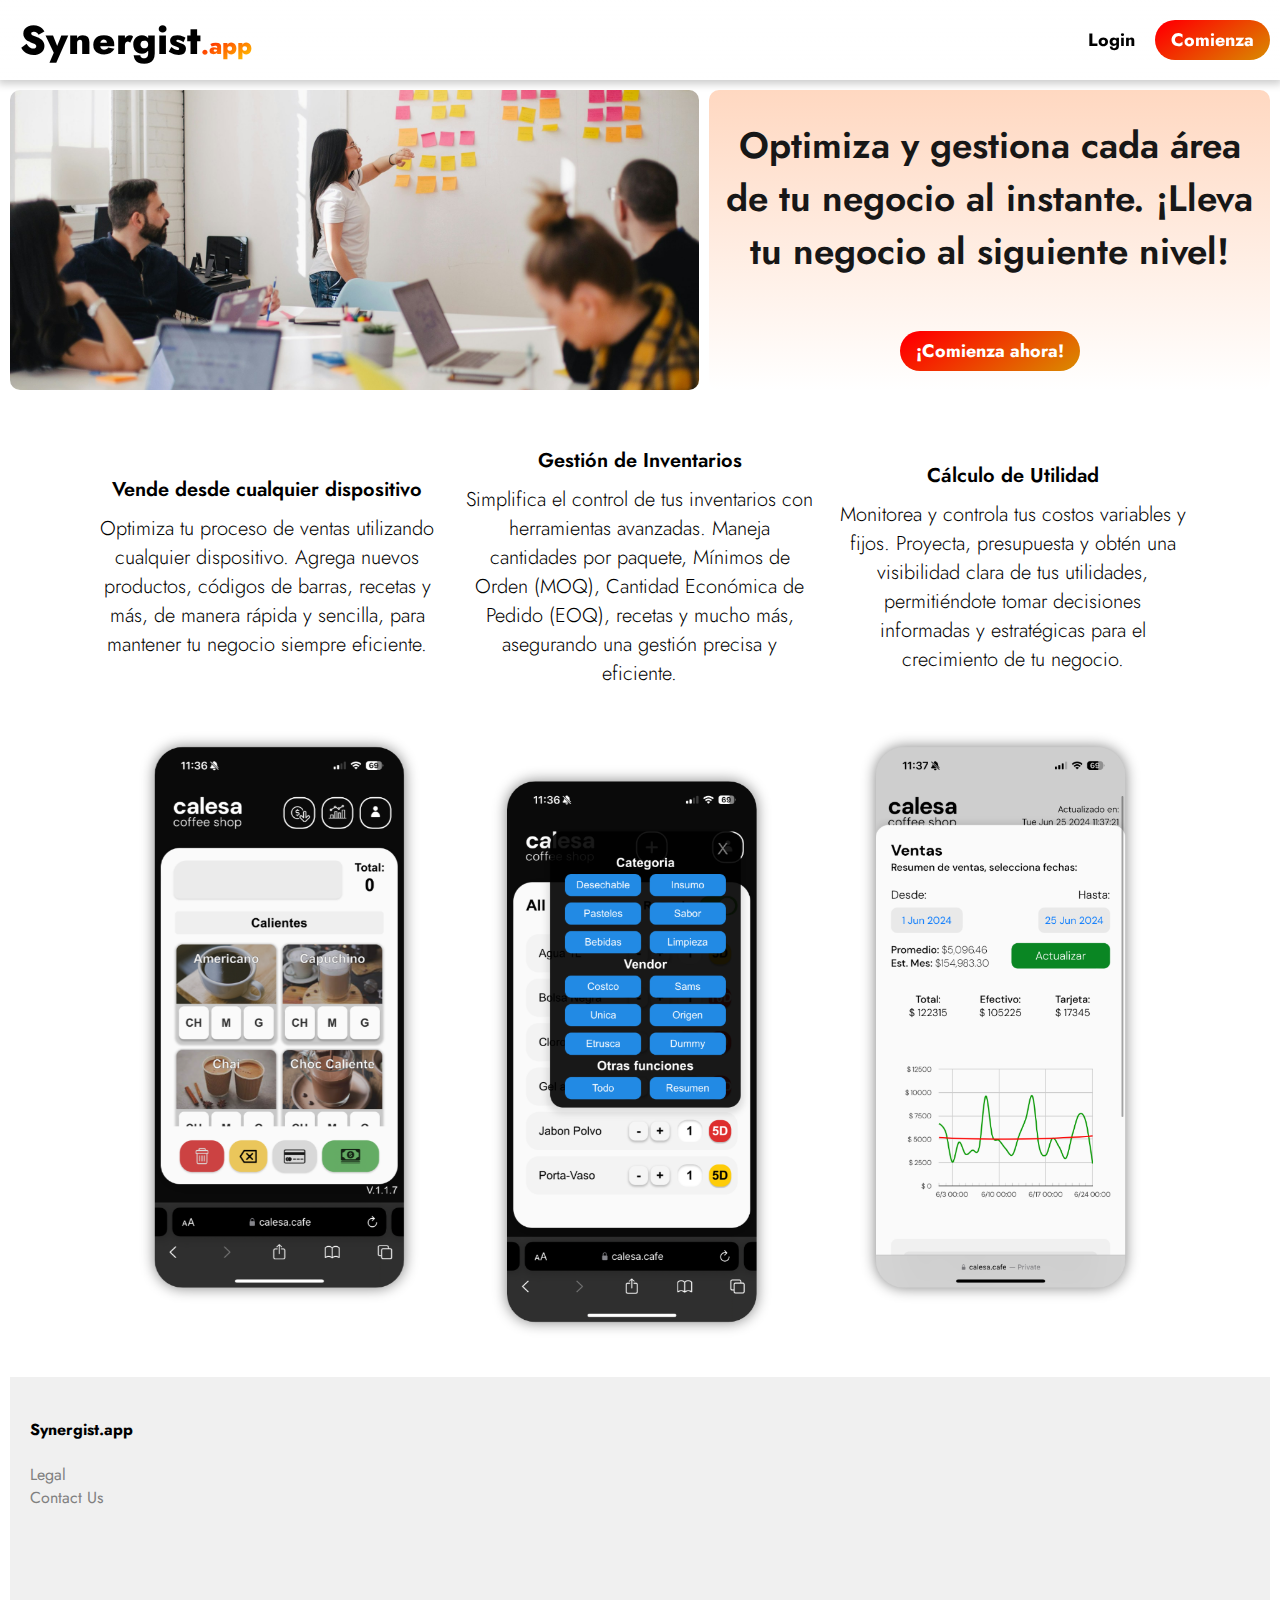
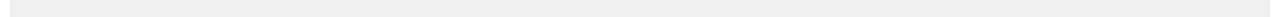
<file: index.html>
<!DOCTYPE html>
<html lang="en">
<head>
    <meta charset="UTF-8">
    <meta name="viewport" content="width=device-width, initial-scale=1.0">
    <title>Synergist Landing Page</title>
    <meta name="description" content="Optimiza tu negocio con Synergist: gestión eficiente de ventas e inventarios desde cualquier dispositivo. Controla costos, proyecta utilidades y toma decisiones estratégicas. ¡Lleva tu negocio al siguiente nivel! Comienza ahora.">
    <meta name="keywords" content="gestión de negocios, optimización de ventas, gestión de inventarios, control de costos, cálculo de utilidades, Synergist, software de negocios, ventas móviles, eficiencia empresarial, herramientas de gestión, crecimiento empresarial">

    <link rel="stylesheet" href="LP.css">

    <link rel="preconnect" href="https://fonts.googleapis.com">
<link rel="preconnect" href="https://fonts.gstatic.com" crossorigin>
<link href="https://fonts.googleapis.com/css2?family=Jost:ital,wght@0,100..900;1,100..900&display=swap" rel="stylesheet">

</head>
<body>
    <div class="header-nav">
        <div class="header-nav-logo" style="width: 20%;" onclick="location.href = 'index.html'">
            <h1 class="logo-text">Synergist<span class="tld">.app</span></h1>
        </div>

        <div style="width: 80%; display: flex; justify-content: flex-end; padding: 0px; height: 90px;">
        
            <button class="login-register" onclick="location.href = 'login.html'" style="padding: 0; background: rgba(0, 0, 0, 0);">Login</button>
            <button  class="login-register" onclick="location.href = 'register.html'" style="color: white;">Comienza</button>
        </div>
    </div>

    <div style="height: 80px; box-shadow: 0px 2px 8px 2px rgba(0, 0, 0, 0.2); background-color: white;">
    </div>
    
    <div class="marquee" style="display: flex; flex-wrap: wrap; gap: 10px; align-items: center; text-align: center; justify-content: center;">
        <div style="width: 50vw; min-width: 300px; flex-grow: 1; height: 100%;">
            <img src="marquee4.jpg" height="100%" width="100%" style="object-fit: cover; border-radius: 10px;">
        </div>

        <div style="width: 40vw; max-width: 600px; height: 70vw; max-height: 100%; border-radius: 10px; display: flex; flex-direction: column; align-items: center; justify-content: center; 
        background: linear-gradient(0deg, rgb(210, 210, 210) 0%, rgba(255, 255, 255, 0) 100%); 
        background: -webkit-linear-gradient(90deg, rgba(210, 210, 210,0) 0%, rgb(255, 216, 193) 100%); 
        flex-grow: 1;">
            <h2 style="color: rgb(23, 23, 23); margin: 10px; margin-top: 30px; font-weight: 600; font-size: clamp(1.5rem, -3rem + 7vw, 2.3rem);">
            Optimiza y gestiona cada área de tu negocio al instante. ¡Lleva tu negocio al siguiente nivel!
            </h2>
            <br>
            <div style="height: 30%;">
                <button  class="login-register" onclick="location.href = 'register.html'" style="color: white; margin: 20px;">
                    ¡Comienza ahora!
                </button>
            </div>
            
        </div>   

        <div style="display: flex; flex-wrap: wrap;">
            
    
            <div class="multi-rtb" style="width: 60%; flex-grow: 1; height: 30vw; border-radius: 10px; background-color: #d4d4d400; display: flex; flex-direction: row; align-items: center; justify-content: center; flex-wrap: wrap; height: auto; padding-bottom: 30px; gap: 20px; margin-top: 36px;">
                <div style="width: 28%; min-width: 250px; text-align: center;">
                    <h3>Vende desde cualquier dispositivo</h3>
                    <h5>Optimiza tu proceso de ventas utilizando cualquier dispositivo. Agrega nuevos productos, códigos de barras, recetas y más, de manera rápida y sencilla, para mantener tu negocio siempre eficiente.
                    </h5>
                </div>
                <div style="width: 28%; min-width: 250px; text-align: center;">                
                    <h3>Gestión de Inventarios</h3>
                    <h5>Simplifica el control de tus inventarios con herramientas avanzadas. Maneja cantidades por paquete, Mínimos de Orden (MOQ), Cantidad Económica de Pedido (EOQ), recetas y mucho más, asegurando una gestión precisa y eficiente.</h5>
                </div>
                <div style="width: 28%; min-width: 250px; text-align: center;">               
                    <h3>Cálculo de Utilidad</h3>
                    <h5>Monitorea y controla tus costos variables y fijos. Proyecta, presupuesta y obtén una visibilidad clara de tus utilidades, permitiéndote tomar decisiones informadas y estratégicas para el crecimiento de tu negocio.</h5>
                </div>
    
            </div>

            
        </div>

        <div style="text-align: center; width: 40%; flex-grow: 1;">
            <img src="phonescreens.png" alt="" style="width: 80%; min-width: 350px;">
        </div>
        
        <div style="width: 100vw; height: 200px; background-color: rgb(240, 240, 240); margin-top: 20px; text-align: left; padding: 20px">
        <h4>Synergist.app </h4>
  
        <a href="">Legal</a> 
        <a href="">Contact Us</a> 

        </div>
    </div>
    
</body>

</html>
</file>
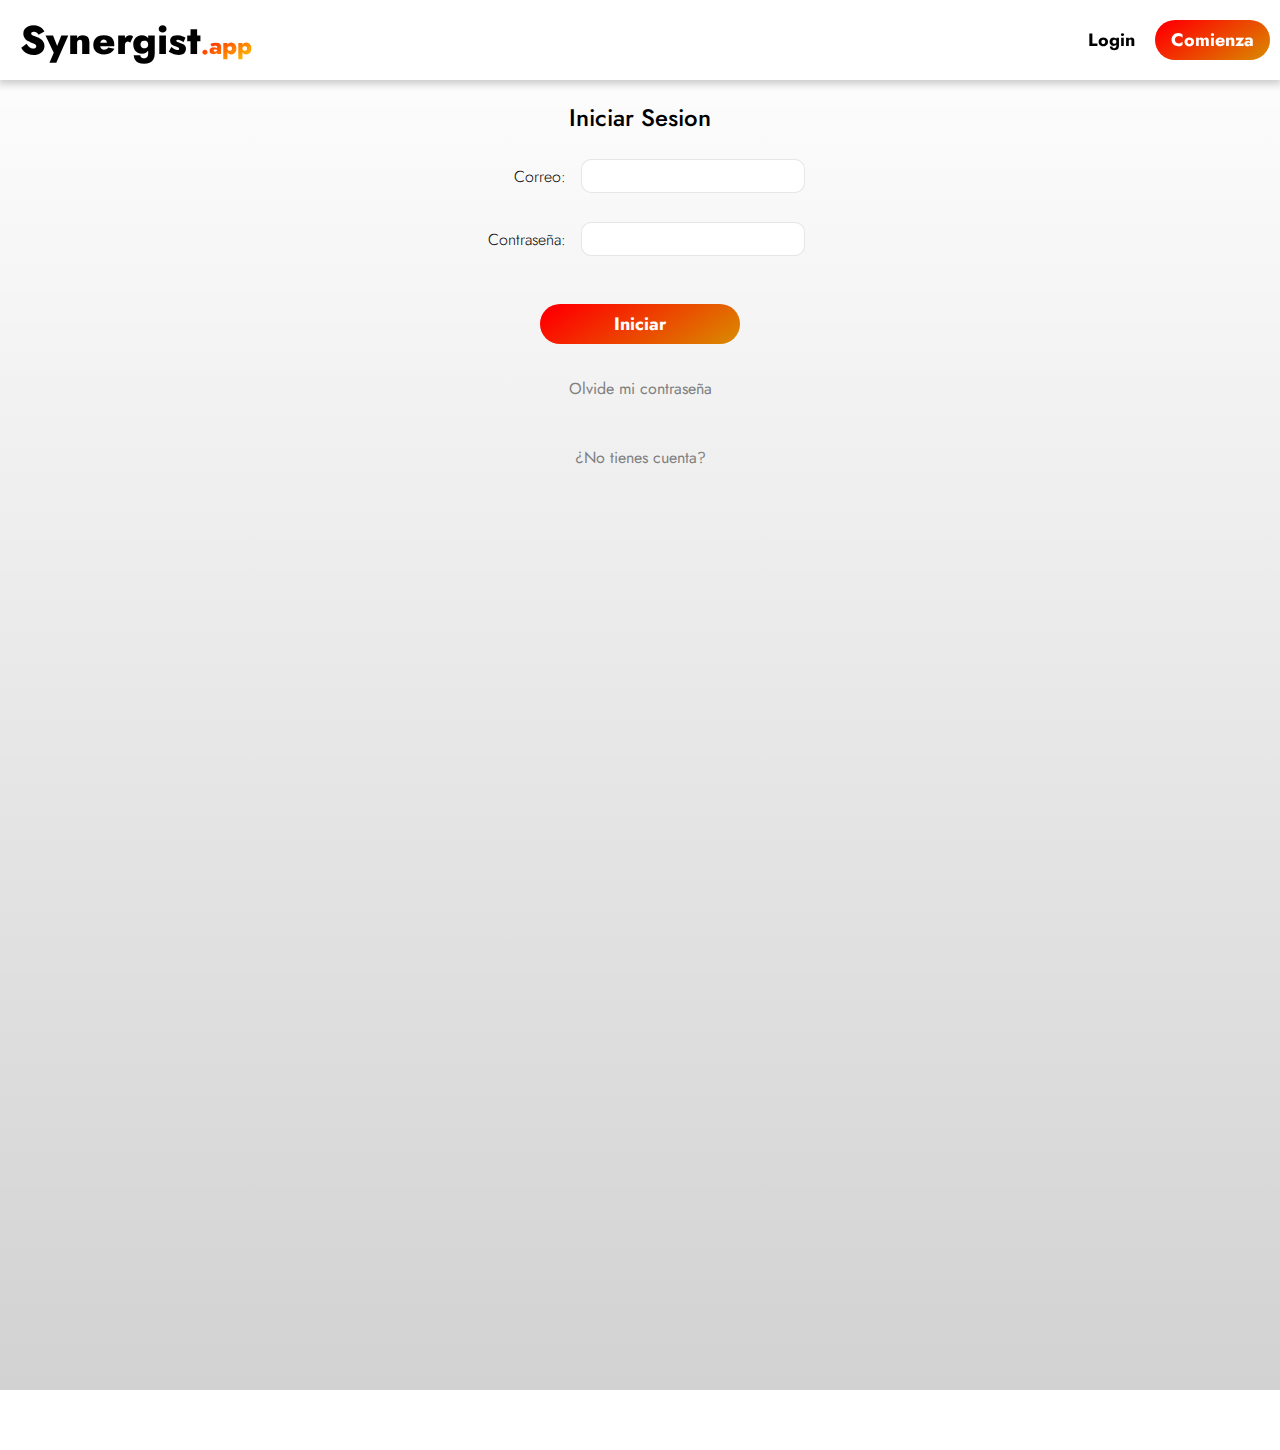
<file: login.html>
<!DOCTYPE html>
<html lang="en">
<head>
    <meta charset="UTF-8">
    <meta name="viewport" content="width=device-width, initial-scale=1.0">
    <title>Synergist Login</title>
    <meta name="description" content="Optimiza tu negocio con Synergist: gestión eficiente de ventas e inventarios desde cualquier dispositivo. Controla costos, proyecta utilidades y toma decisiones estratégicas. ¡Lleva tu negocio al siguiente nivel! Comienza ahora.">
    <meta name="keywords" content="gestión de negocios, optimización de ventas, gestión de inventarios, control de costos, cálculo de utilidades, Synergist, software de negocios, ventas móviles, eficiencia empresarial, herramientas de gestión, crecimiento empresarial">

    <link rel="stylesheet" href="LP.css">
    <link rel="stylesheet" href="login.css">

    <link rel="preconnect" href="https://fonts.googleapis.com">
<link rel="preconnect" href="https://fonts.gstatic.com" crossorigin>
<link href="https://fonts.googleapis.com/css2?family=Jost:ital,wght@0,100..900;1,100..900&display=swap" rel="stylesheet">

</head>
<body>

    <div class="header-nav">
        <div class="header-nav-logo" style="width: 20%;" onclick="location.href = 'index.html'">
            <h1 class="logo-text">Synergist<span class="tld">.app</span></h1>
                </div>

        <div style="width: 80%; display: flex; justify-content: flex-end; padding: 0px;">
        
            <button class="login-register" onclick="location.href = 'login.html'" style="padding: 0; background: rgba(0, 0, 0, 0);">Login</button>
            <button  class="login-register" onclick="location.href = 'register.html'" style="color: white;">Comienza</button>
        </div>
    </div>

    <div style="height: 80px; box-shadow: 0px 2px 8px 2px rgba(0, 0, 0, 0.2); background-color: white;">
    </div>

    <div class="content">

        <h2>Iniciar Sesion</h1>

        <div style="display: inline-block; width: 100px; text-align: left;">
            <h3>Correo:</h3>
        </div>
            <input type="text" placeholder="">
        <br>

        <div style="display: inline-block; width: 100px; text-align: left; margin-top: 20px;">
            <h3>Contraseña:</h3>
        </div>
        <input type="password">
        <br>
        <br>

        <button class="login-register" style="color: white; width: 200px;">Iniciar</button>
        <br>
        <br>
        <a href="forgot.html">Olvide mi contraseña</a>
        <br>
        <br>
        <a href="register.html">¿No tienes cuenta?</a>
    </div>
    
</body>
</html>
</file>
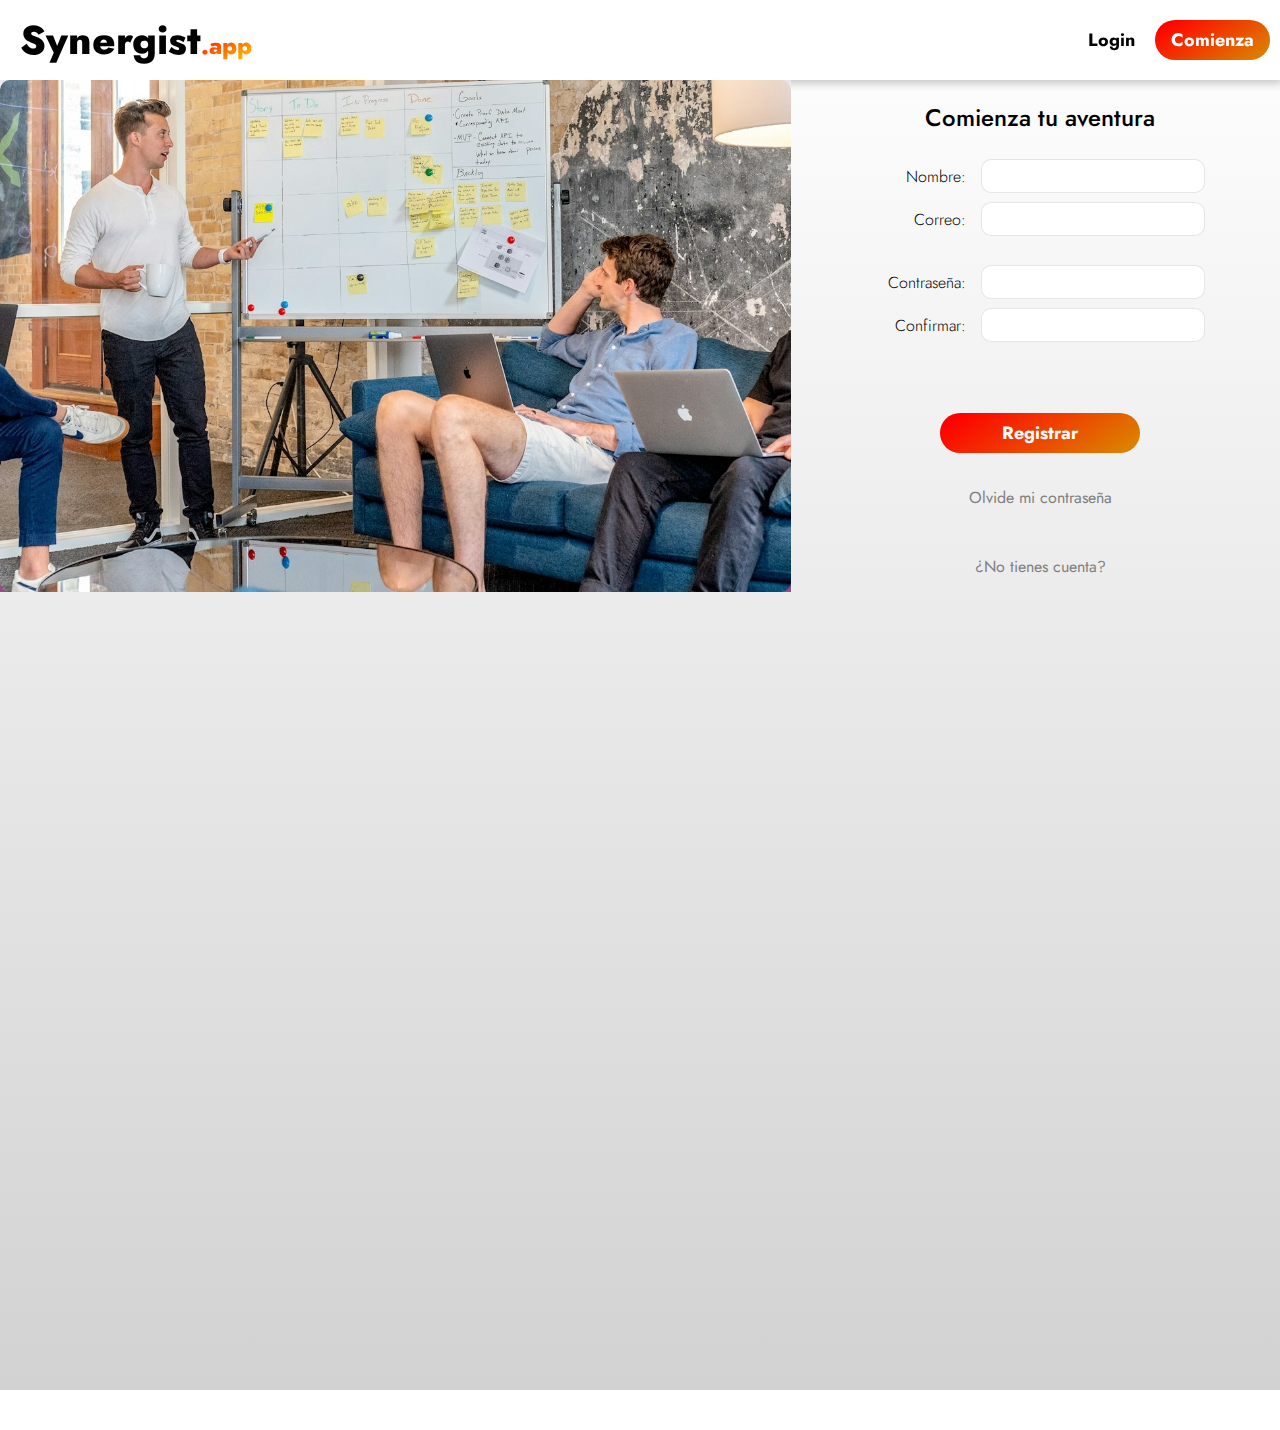
<file: register.html>
<!DOCTYPE html>
<html lang="en">
<head>
    <meta charset="UTF-8">
    <meta name="viewport" content="width=device-width, initial-scale=1.0">
    <title>Synergist -  Nuevo Usuario</title>
    <meta name="description" content="Optimiza tu negocio con Synergist: gestión eficiente de ventas e inventarios desde cualquier dispositivo. Controla costos, proyecta utilidades y toma decisiones estratégicas. ¡Lleva tu negocio al siguiente nivel! Comienza ahora.">
    <meta name="keywords" content="gestión de negocios, optimización de ventas, gestión de inventarios, control de costos, cálculo de utilidades, Synergist, software de negocios, ventas móviles, eficiencia empresarial, herramientas de gestión, crecimiento empresarial">

    <link rel="stylesheet" href="LP.css">
    <link rel="stylesheet" href="login.css">

    <link rel="preconnect" href="https://fonts.googleapis.com">
<link rel="preconnect" href="https://fonts.gstatic.com" crossorigin>
<link href="https://fonts.googleapis.com/css2?family=Jost:ital,wght@0,100..900;1,100..900&display=swap" rel="stylesheet">

</head>
<body>

    <div class="header-nav">
        <div class="header-nav-logo" style="width: 20%;" onclick="location.href = 'index.html'">
            <h1 class="logo-text">Synergist<span class="tld">.app</span></h1>
                </div>

        <div style="width: 80%; display: flex; justify-content: flex-end; padding: 0px;">
        
            <button class="login-register" onclick="location.href = 'login.html'" style="padding: 0; background: rgba(0, 0, 0, 0);">Login</button>
            <button  class="login-register" onclick="location.href = 'register.html'" style="color: white;">Comienza</button>
        </div>
    </div>

    <div style="height: 80px; box-shadow: 0px 2px 8px 2px rgba(0, 0, 0, 0.2); background-color: white;">
    </div>

    <div class="content" style="display: flex; flex-direction: row; align-items: flex-start; justify-content: flex-start; align-items: flex-start; flex-wrap: wrap; gap: 10px;">

        
            <div style="width: 50vw; min-width: 300px; flex-grow: 1; height: 40vw; min-height: 30vh; background-image:
            linear-gradient(to bottom, rgba(245, 246, 252, 0.52), rgba(117, 19, 93, 0.73));">
                <img src="register.jpg" height="100%" width="100%" style="object-fit: cover; border-radius: 10px; z-index: 1;">
            </div>



        <div id="form" style="flex-grow: 1; height: 100%;">
            <h2>Comienza tu aventura</h1>

                <div style="display: inline-block; width: 100px; text-align: left;">
                    <h3>Nombre:</h3>
                </div>
                    <input type="text" placeholder="">
                <br>

            <div style="display: inline-block; width: 100px; text-align: left;">
                <h3>Correo:</h3>
            </div>
                <input type="text" placeholder="">
            <br>
    
            <div style="display: inline-block; width: 100px; text-align: left; margin-top: 20px;">
                <h3>Contraseña:</h3>
            </div>
            <input type="password">
            <br>
            <div style="display: inline-block; width: 100px; text-align: left; margin-top: 0px;">
                <h3>Confirmar:</h3>
            </div>
            <input type="password">
            
            <br>
            
            <br>
            <br>
    
            <button class="login-register" style="color: white; width: 200px;">Registrar</button>
            <br>
            <br>
            <a href="forgot.html">Olvide mi contraseña</a>
            <br>
            <br>
            <a href="register.html">¿No tienes cuenta?</a>
        </div>

    
    </div>
    
</body>
</html>
</file>
<file: LP.css>
html{
width: 100vw;
height: 150vh;
margin: 0;
padding: 0;
background: white;
background-color: rgb(255, 255, 255);
}
body{
    background: linear-gradient(180deg, rgb(255, 255, 255) 0%, rgba(255, 255, 255, 0) 100%);
    width: 100vw;   
    height: 100%;
    margin: 0;
}
*{
    font-family: "Jost", sans-serif;
}

a,a:hover,a:visited,a:focus,a:active{
    display: block;
    color: gray;
    text-decoration: none;
}
.tld{
    font-size: clamp(0.8rem, -1rem + 7vw, 1.5rem);
    background: -webkit-linear-gradient(-60deg, rgba(255,0,0,1) 10%, rgb(255, 217, 0) 100%);
    -webkit-background-clip: text;
    -webkit-text-fill-color: transparent;
}

.header-nav{
    position: fixed;
    width: 100vw;
    height: 80px;
    background: linear-gradient(180deg, rgb(255, 255, 255) 0%, rgba(255, 255, 255, 0.3) 100%);
    -webkit-backdrop-filter: blur(10px);
    backdrop-filter: blur(10px);
    display: flex;
}
.header-nav-logo{
    display: flex;
    align-items: center;
    width: 200px;
}
.logo-text{
    margin: 10px;
    margin-left: 20px;
    padding: 0;
    font-size: clamp(2rem, -1rem + 7vw, 2.5rem);
    font-weight: 600;
    font-family: "Jost", sans-serif;
    font-weight: 800;
    color: rgb(0, 0, 0);
}

.login-register{
    background-color: rgba(0, 0, 0, 0);
    color: rgb(0, 0, 0);
    border: 0;
    font-weight: bold;
    font-size: 18px;
    margin: 10px;
    margin-top: 20px;
    padding-left: 16px;
    padding-right: 16px;
    height: 40px;
    border-radius: 20px;
    background: linear-gradient(146deg, rgba(255,0,0,1) 8%, rgba(217,140,0,1) 100%);
    transition: 0.4s;
    z-index: 0;
    
}
.login-register:hover{
    background: linear-gradient(146deg, rgba(255,0,0,1) 8%, rgb(176, 0, 221) 100%);

    transform: scale(1.1);
}

.marquee{
    width: auto;
    height: 300px;
    margin: 10px;
    border-radius: 20px;
}


h3{
    font-weight: 600;
    font-size: 20px;
    text-align: center;
    margin: 10px;
}
h5{
    font-size: 20px;
    font-weight: 300;
    text-align: center;
    margin: 0px;
}
</file>
<file: login.css>
body{
    background-color: rgb(210, 210, 210);
    padding-bottom: 40px;
}
.content{
    margin: 0px;
    padding: 20p;
    text-align: center;
    width: 100vw;
    height: 100%;

    align-items: center;
    justify-content: center;
    text-align: center;
}

input{
    width: 200px;
    padding: 8x;
    padding-left: 20px;
    font-size: 16px;
    height: 30px;
    display: inline;
    border-radius: 10px;
    border: 1px solid rgba(128, 128, 128, 0.2);

}

a,a:hover,a:visited,a:focus,a:active{
    color: gray;
    text-decoration: none;
}

h2{
   font-weight: 500;
}
h3{
    text-align: right;
    font-weight: 300;
    font-size: 16px;
}
h5{
    font-size: 20px;
    font-weight: 300;
    text-align: center;
    margin: 0px;
}
</file>
